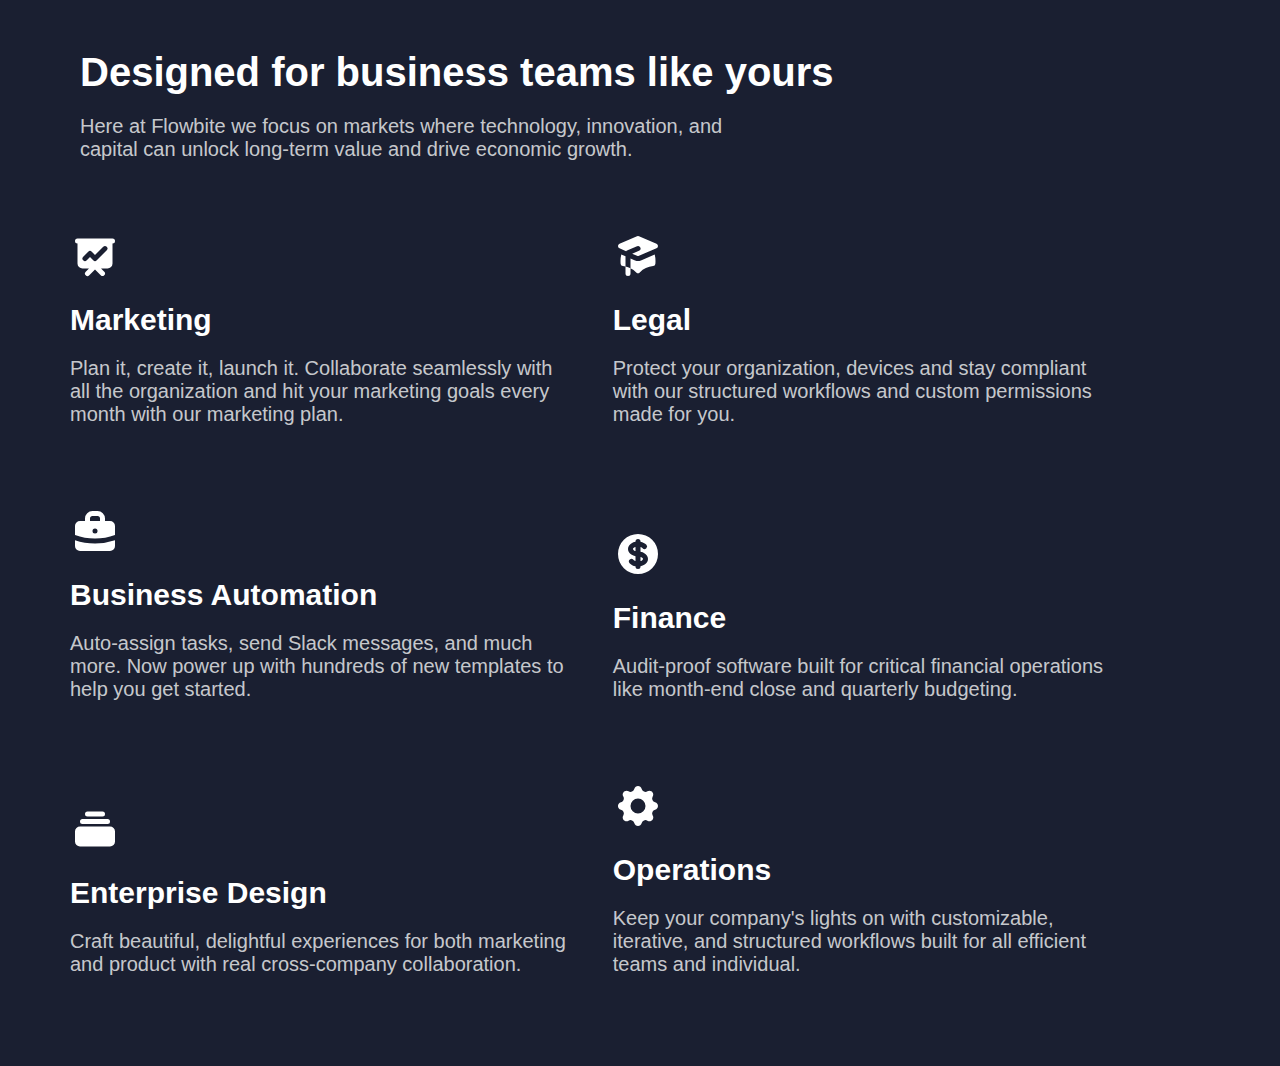
<file: index1.html>
<!DOCTYPE html>
    <html lang="en">
        <head>
            <meta charset="UTF-8">
            <meta http-equiv="X-UA-Compatible" content="IE=edge">
            <meta name="viewport" content="width=device-width, initial-scale=1.0">
            <meta name="description" content="Designed for business teams like yours">
        <link rel="stylesheet" href="style1.css">
    <title>Designed for business teams like yours</title>
</head>
    <body>
        <header>
            <h1>Designed for business teams like yours</h1>
            <p>Here at Flowbite we focus on markets where technology, innovation, and capital can unlock long-term value and drive economic growth.</p>
        </header>
        <main>
            <div>
                <div>
                    <svg class="img" fill="currentColor" viewBox="0 0 20 20" xmlns="http://www.w3.org/2000/svg"><path fill-rule="evenodd" d="M3 3a1 1 0 000 2v8a2 2 0 002 2h2.586l-1.293 1.293a1 1 0 101.414 1.414L10 15.414l2.293 2.293a1 1 0 001.414-1.414L12.414 15H15a2 2 0 002-2V5a1 1 0 100-2H3zm11.707 4.707a1 1 0 00-1.414-1.414L10 9.586 8.707 8.293a1 1 0 00-1.414 0l-2 2a1 1 0 101.414 1.414L8 10.414l1.293 1.293a1 1 0 001.414 0l4-4z" clip-rule="evenodd"></path></svg>
                    <!-- <img src="./img1/marketing.png" alt="marketing"> -->
                    <h2>Marketing</h2>
                    <p>Plan it, create it, launch it. Collaborate seamlessly with all the organization and hit your marketing goals every month with our marketing plan.</p>
                </div>
            </div>
            <div>
                <div>
                    <svg class="img" fill="currentColor" viewBox="0 0 20 20" xmlns="http://www.w3.org/2000/svg"><path d="M10.394 2.08a1 1 0 00-.788 0l-7 3a1 1 0 000 1.84L5.25 8.051a.999.999 0 01.356-.257l4-1.714a1 1 0 11.788 1.838L7.667 9.088l1.94.831a1 1 0 00.787 0l7-3a1 1 0 000-1.838l-7-3zM3.31 9.397L5 10.12v4.102a8.969 8.969 0 00-1.05-.174 1 1 0 01-.89-.89 11.115 11.115 0 01.25-3.762zM9.3 16.573A9.026 9.026 0 007 14.935v-3.957l1.818.78a3 3 0 002.364 0l5.508-2.361a11.026 11.026 0 01.25 3.762 1 1 0 01-.89.89 8.968 8.968 0 00-5.35 2.524 1 1 0 01-1.4 0zM6 18a1 1 0 001-1v-2.065a8.935 8.935 0 00-2-.712V17a1 1 0 001 1z"></path></svg>
                    <!-- <img src="" alt=""> -->
                    <h2>Legal</h2>
                    <p>Protect your organization, devices and stay compliant with our structured workflows and custom permissions made for you.</p>
                </div>
            </div>
            <div>
                <div>
                    <svg class="img" fill="currentColor" viewBox="0 0 20 20" xmlns="http://www.w3.org/2000/svg"><path fill-rule="evenodd" d="M6 6V5a3 3 0 013-3h2a3 3 0 013 3v1h2a2 2 0 012 2v3.57A22.952 22.952 0 0110 13a22.95 22.95 0 01-8-1.43V8a2 2 0 012-2h2zm2-1a1 1 0 011-1h2a1 1 0 011 1v1H8V5zm1 5a1 1 0 011-1h.01a1 1 0 110 2H10a1 1 0 01-1-1z" clip-rule="evenodd"></path><path d="M2 13.692V16a2 2 0 002 2h12a2 2 0 002-2v-2.308A24.974 24.974 0 0110 15c-2.796 0-5.487-.46-8-1.308z"></path></svg>
                    <!-- <img src="" alt=""> -->
                    <h2>Business Automation</h2>
                    <p>Auto-assign tasks, send Slack messages, and much more. Now power up with hundreds of new templates to help you get started.</p>
                </div>
            </div>
            <div>
                <div>
                    <svg class="img" fill="currentColor" viewBox="0 0 20 20" xmlns="http://www.w3.org/2000/svg"><path d="M8.433 7.418c.155-.103.346-.196.567-.267v1.698a2.305 2.305 0 01-.567-.267C8.07 8.34 8 8.114 8 8c0-.114.07-.34.433-.582zM11 12.849v-1.698c.22.071.412.164.567.267.364.243.433.468.433.582 0 .114-.07.34-.433.582a2.305 2.305 0 01-.567.267z"></path><path fill-rule="evenodd" d="M10 18a8 8 0 100-16 8 8 0 000 16zm1-13a1 1 0 10-2 0v.092a4.535 4.535 0 00-1.676.662C6.602 6.234 6 7.009 6 8c0 .99.602 1.765 1.324 2.246.48.32 1.054.545 1.676.662v1.941c-.391-.127-.68-.317-.843-.504a1 1 0 10-1.51 1.31c.562.649 1.413 1.076 2.353 1.253V15a1 1 0 102 0v-.092a4.535 4.535 0 001.676-.662C13.398 13.766 14 12.991 14 12c0-.99-.602-1.765-1.324-2.246A4.535 4.535 0 0011 9.092V7.151c.391.127.68.317.843.504a1 1 0 101.511-1.31c-.563-.649-1.413-1.076-2.354-1.253V5z" clip-rule="evenodd"></path></svg>
                    <!-- <img src="" alt=""> -->
                    <h2>Finance</h2>
                    <p>Audit-proof software built for critical financial operations like month-end close and quarterly budgeting.</p>
                </div>
            </div>
            <div>
                <div>
                    <svg class="img" fill="currentColor" viewBox="0 0 20 20" xmlns="http://www.w3.org/2000/svg"><path d="M7 3a1 1 0 000 2h6a1 1 0 100-2H7zM4 7a1 1 0 011-1h10a1 1 0 110 2H5a1 1 0 01-1-1zM2 11a2 2 0 012-2h12a2 2 0 012 2v4a2 2 0 01-2 2H4a2 2 0 01-2-2v-4z"></path></svg>
                    <!-- <img src="" alt=""> -->
                    <h2>Enterprise Design</h2>
                    <p>Craft beautiful, delightful experiences for both marketing and product with real cross-company collaboration.</p>
                </div>
            </div>
            <div>
                <div>
                    <svg class="img" fill="currentColor" viewBox="0 0 20 20" xmlns="http://www.w3.org/2000/svg"><path fill-rule="evenodd" d="M11.49 3.17c-.38-1.56-2.6-1.56-2.98 0a1.532 1.532 0 01-2.286.948c-1.372-.836-2.942.734-2.106 2.106.54.886.061 2.042-.947 2.287-1.561.379-1.561 2.6 0 2.978a1.532 1.532 0 01.947 2.287c-.836 1.372.734 2.942 2.106 2.106a1.532 1.532 0 012.287.947c.379 1.561 2.6 1.561 2.978 0a1.533 1.533 0 012.287-.947c1.372.836 2.942-.734 2.106-2.106a1.533 1.533 0 01.947-2.287c1.561-.379 1.561-2.6 0-2.978a1.532 1.532 0 01-.947-2.287c.836-1.372-.734-2.942-2.106-2.106a1.532 1.532 0 01-2.287-.947zM10 13a3 3 0 100-6 3 3 0 000 6z" clip-rule="evenodd"></path></svg>
                    <!-- <img src="" alt=""> -->
                    <h2>Operations</h2>
                    <p>Keep your company's lights on with customizable, iterative, and structured workflows built for all efficient teams and individual.</p>
                </div>
            </div>

        </main>
        
    </body>
</html>
</file>
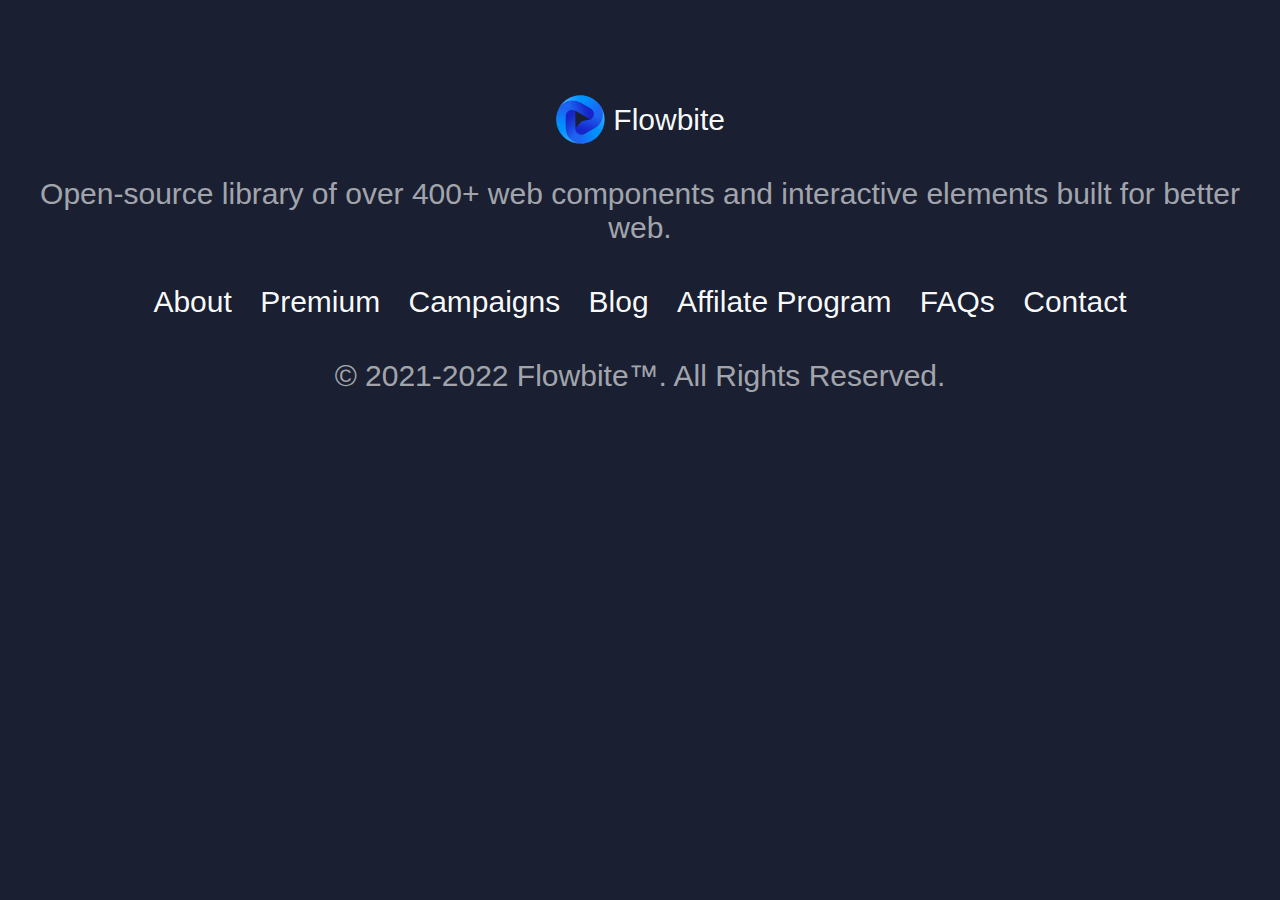
<file: index2.html>
<!DOCTYPE html>
<html lang="en">
<head>
    <meta charset="UTF-8">
    <meta http-equiv="X-UA-Compatible" content="IE=edge">
    <meta name="viewport" content="width=device-width, initial-scale=1.0">
    <meta name="description" content="Flowbite">
    <link rel="stylesheet" href="style2.css">
    <title>Flowbite</title>
    <style>
       
    </style>
</head>
<body>
<footer>
    <div class="logo">
        <a href="#"><svg class="img" viewBox="0 0 33 33" fill="none" xmlns="http://www.w3.org/2000/svg">
            <path d="M25.2696 13.126C25.1955 13.6364 24.8589 14.3299 24.4728 14.9328C23.9856 15.6936 23.2125 16.2264 22.3276 16.4114L18.43 17.2265C17.8035 17.3575 17.2355 17.6853 16.8089 18.1621L14.2533 21.0188C13.773 21.5556 13.4373 21.4276 13.4373 20.7075C13.4315 20.7342 12.1689 23.9903 15.5149 25.9202C16.8005 26.6618 18.6511 26.3953 19.9367 25.6538L26.7486 21.7247C29.2961 20.2553 31.0948 17.7695 31.6926 14.892C31.7163 14.7781 31.7345 14.6639 31.7542 14.5498L25.2696 13.126Z" fill="url(#paint0_linear_11430_22515)"></path><path d="M23.5028 9.20133C24.7884 9.94288 25.3137 11.0469 25.3137 12.53C25.3137 12.7313 25.2979 12.9302 25.2694 13.1261L28.0141 14.3051L31.754 14.5499C32.2329 11.7784 31.2944 8.92561 29.612 6.65804C28.3459 4.9516 26.7167 3.47073 24.7581 2.34097C23.167 1.42325 21.5136 0.818599 19.8525 0.486816L17.9861 2.90382L17.3965 5.67918L23.5028 9.20133Z" fill="url(#paint1_linear_11430_22515)"></path><path d="M1.5336 11.2352C1.5329 11.2373 1.53483 11.238 1.53556 11.2358C1.67958 10.8038 1.86018 10.3219 2.08564 9.80704C3.26334 7.11765 5.53286 5.32397 8.32492 4.40943C11.117 3.49491 14.1655 3.81547 16.7101 5.28323L17.3965 5.67913L19.8525 0.486761C12.041 -1.07341 4.05728 3.51588 1.54353 11.2051C1.54233 11.2087 1.53796 11.2216 1.5336 11.2352Z" fill="url(#paint2_linear_11430_22515)"></path><path d="M19.6699 25.6538C18.3843 26.3953 16.8003 26.3953 15.5147 25.6538C15.3402 25.5531 15.1757 25.4399 15.0201 25.3174L12.7591 26.8719L10.8103 30.0209C12.9733 31.821 15.7821 32.3997 18.589 32.0779C20.7013 31.8357 22.7995 31.1665 24.7582 30.0368C26.3492 29.1191 27.7 27.9909 28.8182 26.7195L27.6563 23.8962L25.7762 22.1316L19.6699 25.6538Z" fill="url(#paint3_linear_11430_22515)"></path><path d="M15.0201 25.3175C14.0296 24.5373 13.4371 23.3406 13.4371 22.0588V21.931V11.2558C13.4371 10.6521 13.615 10.5494 14.1384 10.8513C13.3323 10.3864 11.4703 8.79036 9.17118 10.1165C7.88557 10.858 6.8269 12.4949 6.8269 13.978V21.8362C6.8269 24.775 8.34906 27.8406 10.5445 29.7966C10.6313 29.874 10.7212 29.9469 10.8103 30.0211L15.0201 25.3175Z" fill="url(#paint4_linear_11430_22515)"></path><path d="M28.6604 5.49565C28.6589 5.49395 28.6573 5.49532 28.6589 5.49703C28.9613 5.83763 29.2888 6.23485 29.6223 6.68734C31.3648 9.05099 32.0158 12.0447 31.4126 14.9176C30.8093 17.7906 29.0071 20.2679 26.4625 21.7357L25.7761 22.1316L28.8181 26.7195C34.0764 20.741 34.09 11.5388 28.6815 5.51929C28.6789 5.51641 28.67 5.50622 28.6604 5.49565Z" fill="url(#paint5_linear_11430_22515)"></path><path d="M7.09355 13.978C7.09354 12.4949 7.88551 11.1244 9.17113 10.3829C9.34564 10.2822 9.52601 10.1965 9.71002 10.1231L9.49304 7.38962L7.96861 4.26221C5.32671 5.23364 3.1897 7.24125 2.06528 9.83067C1.2191 11.7793 0.75001 13.9294 0.75 16.1888C0.75 18.0243 1.05255 19.7571 1.59553 21.3603L4.62391 21.7666L7.09355 21.0223V13.978Z" fill="url(#paint6_linear_11430_22515)"></path><path d="M9.71016 10.1231C10.8817 9.65623 12.2153 9.74199 13.3264 10.3829L13.4372 10.4468L22.3326 15.5777C22.9566 15.9376 22.8999 16.2918 22.1946 16.4392L22.7078 16.332C23.383 16.1908 23.9999 15.8457 24.4717 15.3428C25.2828 14.4782 25.5806 13.4351 25.5806 12.5299C25.5806 11.0468 24.7886 9.67634 23.503 8.93479L16.6911 5.00568C14.1436 3.53627 11.0895 3.22294 8.29622 4.14442C8.18572 4.18087 8.07756 4.2222 7.96875 4.26221L9.71016 10.1231Z" fill="url(#paint7_linear_11430_22515)"></path><path d="M20.0721 31.8357C20.0744 31.8352 20.0739 31.8332 20.0717 31.8337C19.6252 31.925 19.1172 32.0097 18.5581 32.0721C15.638 32.3978 12.7174 31.4643 10.5286 29.5059C8.33986 27.5474 7.09347 24.7495 7.09348 21.814L7.09347 21.0222L1.59546 21.3602C4.1488 28.8989 12.1189 33.5118 20.0411 31.8421C20.0449 31.8413 20.0582 31.8387 20.0721 31.8357Z" fill="url(#paint8_linear_11430_22515)"></path>
            <defs>
            <linearGradient id="paint0_linear_11430_22515" x1="20.8102" y1="23.9532" x2="23.9577" y2="12.9901" gradientUnits="userSpaceOnUse"><stop stop-color="#1724C9"></stop><stop offset="1" stop-color="#1C64F2"></stop></linearGradient>
            <linearGradient id="paint1_linear_11430_22515" x1="28.0593" y1="10.5837" x2="19.7797" y2="2.33321" gradientUnits="userSpaceOnUse"><stop stop-color="#1C64F2"></stop><stop offset="1" stop-color="#0092FF"></stop></linearGradient>
            <linearGradient id="paint2_linear_11430_22515" x1="16.9145" y1="5.2045" x2="4.42432" y2="5.99375" gradientUnits="userSpaceOnUse"><stop stop-color="#0092FF"></stop><stop offset="1" stop-color="#45B2FF"></stop></linearGradient>
            <linearGradient id="paint3_linear_11430_22515" x1="16.0698" y1="28.846" x2="27.2866" y2="25.8192" gradientUnits="userSpaceOnUse"><stop stop-color="#1C64F2"></stop><stop offset="1" stop-color="#0092FF"></stop></linearGradient>
            <linearGradient id="paint4_linear_11430_22515" x1="8.01881" y1="15.8661" x2="15.9825" y2="24.1181" gradientUnits="userSpaceOnUse"><stop stop-color="#1724C9"></stop><stop offset="1" stop-color="#1C64F2"></stop></linearGradient>
            <linearGradient id="paint5_linear_11430_22515" x1="26.2004" y1="21.8189" x2="31.7569" y2="10.6178" gradientUnits="userSpaceOnUse"><stop stop-color="#0092FF"></stop><stop offset="1" stop-color="#45B2FF"></stop></linearGradient>
            <linearGradient id="paint6_linear_11430_22515" x1="6.11387" y1="9.31427" x2="3.14054" y2="20.4898" gradientUnits="userSpaceOnUse"><stop stop-color="#1C64F2"></stop><stop offset="1" stop-color="#0092FF"></stop></linearGradient>
            <linearGradient id="paint7_linear_11430_22515" x1="21.2932" y1="8.78271" x2="10.4278" y2="11.488" gradientUnits="userSpaceOnUse"><stop stop-color="#1724C9"></stop><stop offset="1" stop-color="#1C64F2"></stop></linearGradient>
            <linearGradient id="paint8_linear_11430_22515" x1="7.15667" y1="21.5399" x2="14.0824" y2="31.9579" gradientUnits="userSpaceOnUse"><stop stop-color="#0092FF"></stop><stop offset="1" stop-color="#45B2FF"></stop></linearGradient>
            </defs>
        </svg></a>
        <!-- <a href=""><img src="#" alt=""></a> -->
        <a class="flowbite" href="#">Flowbite</a>
    </div>
    <p>
        Open-source library of over 400+ web components and interactive elements built for better web.
    </p>
    <ul>
        <li><a href="#">About</a></li>
        <li><a href="#">Premium</a></li>
        <li><a href="#">Campaigns</a></li>
        <li><a href="#">Blog</a></li>
        <li><a href="#">Affilate Program</a></li>
        <li><a href="#">FAQs</a></li>
        <li><a href="#">Contact</a></li>
    </ul>
    <p>© 2021-2022 Flowbite™. All Rights Reserved.</p>
</footer>
    
</body>
</html>
</file>
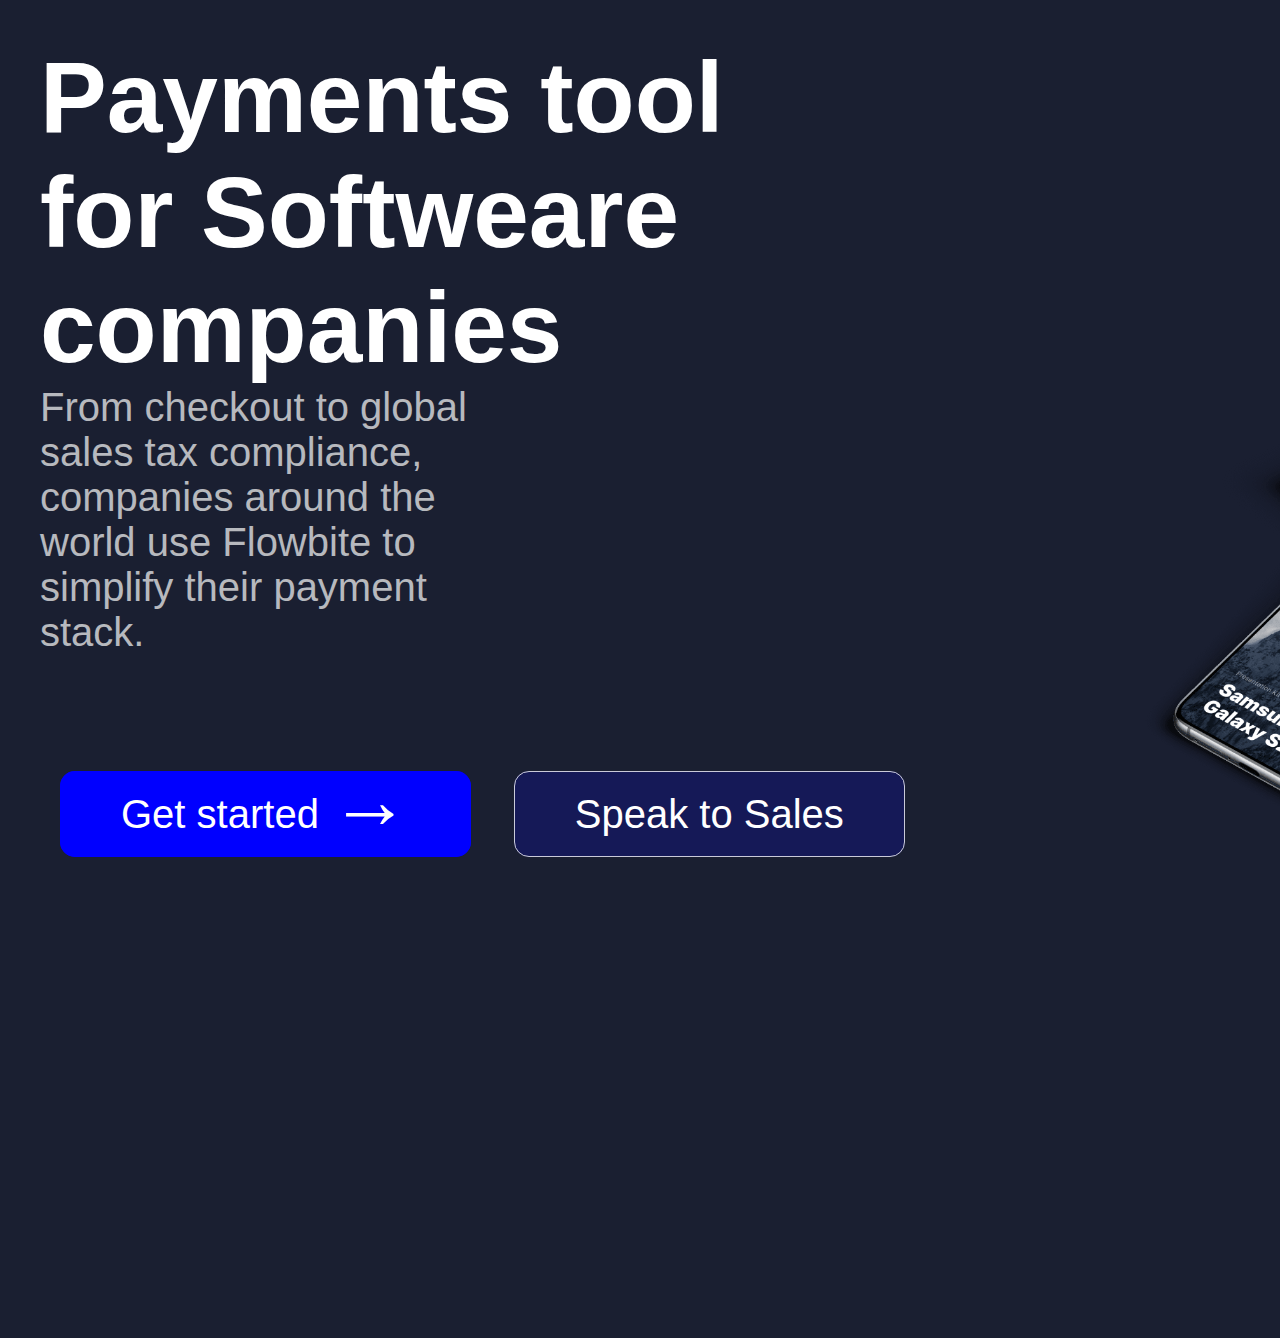
<file: index3.html>
<!DOCTYPE html>
<html lang="en">
<head>
    <meta charset="UTF-8">
    <meta http-equiv="X-UA-Compatible" content="IE=edge">
    <meta name="viewport" content="width=device-width, initial-scale=1.0">
    <meta name="description" content="Flowbite">
    <link rel="stylesheet" href="style3.css">
    <title>Flowbite</title>
   
</head>
<body>
   
<h2 class="h2">Payments tool for Softweare companies</h2>
<p class="p1">From checkout to global sales tax compliance, companies around the world use Flowbite to simplify their payment stack.</p>

<div class="bottons">
    <a href="#" class="a">
        Get started <span>&rarr;</span></a> 
        <a href="#" class="a1">
            Speak to Sales </a>
</div>

<img class="samsungimg" src="./img3/phone-mockup.png" alt="samsung mobile"> 
</body>
</html>
</file>
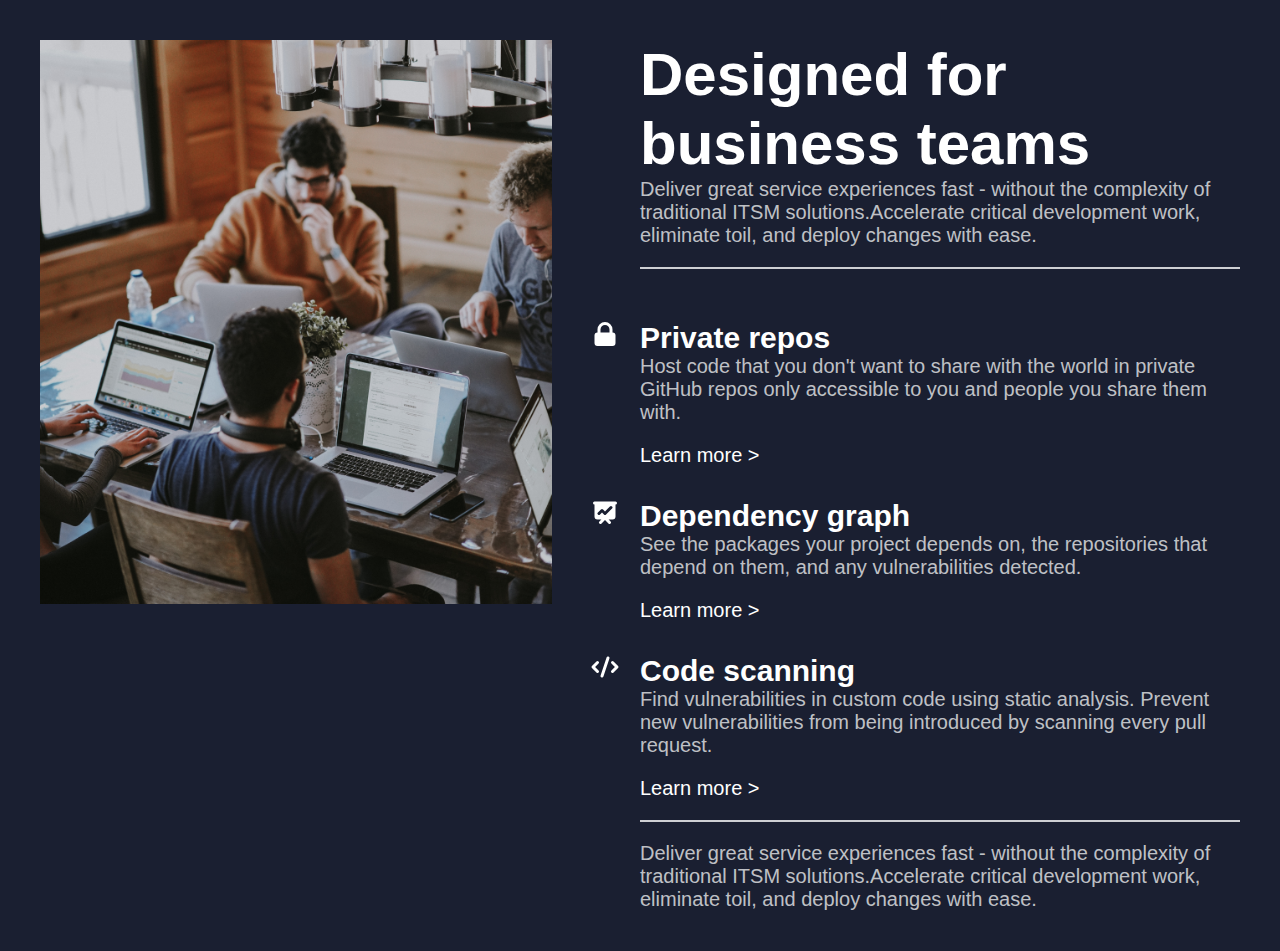
<file: index4.html>
<!DOCTYPE html>
<html lang="en">
<head>
    <meta charset="UTF-8">
    <meta http-equiv="X-UA-Compatible" content="IE=edge">
    <meta name="viewport" content="width=device-width, initial-scale=1.0">
    <meta name="description" content="Flowbite">
    <link rel="stylesheet" href="style4.css">
    <title>Flowbite</title>
   
</head>
<body>
    <div class="leftimg"><img src="./img4/feature-office-long.png" alt="feature-office-long"></div>
    <div class="textbox">
    <header class="header">
        <h1>Designed for business teams</h1>
        <p>Deliver great service experiences fast - without the complexity of traditional ITSM solutions.Accelerate critical development work, eliminate toil, and deploy changes with ease.</p>
    </header>
    <div class="line"></div>
    <main>
        <div>
            <svg class="icon" fill="currentColor" viewBox="0 0 20 20" xmlns="http://www.w3.org/2000/svg"><path fill-rule="evenodd" d="M5 9V7a5 5 0 0110 0v2a2 2 0 012 2v5a2 2 0 01-2 2H5a2 2 0 01-2-2v-5a2 2 0 012-2zm8-2v2H7V7a3 3 0 016 0z" clip-rule="evenodd"></path></svg>
            <!-- <img src="" alt=""> -->
            <h3>Private repos</h3>
            <p>Host code that you don't want to share with the world in private GitHub repos only accessible to you and people you share them with.</p>
            <a href="">Learn more ></a>
        </div>
        <div>
            <svg class="icon" fill="currentColor" viewBox="0 0 20 20" xmlns="http://www.w3.org/2000/svg"><path fill-rule="evenodd" d="M3 3a1 1 0 000 2v8a2 2 0 002 2h2.586l-1.293 1.293a1 1 0 101.414 1.414L10 15.414l2.293 2.293a1 1 0 001.414-1.414L12.414 15H15a2 2 0 002-2V5a1 1 0 100-2H3zm11.707 4.707a1 1 0 00-1.414-1.414L10 9.586 8.707 8.293a1 1 0 00-1.414 0l-2 2a1 1 0 101.414 1.414L8 10.414l1.293 1.293a1 1 0 001.414 0l4-4z" clip-rule="evenodd"></path></svg>
            <!-- <img src="" alt=""> -->
            <h3>Dependency graph
            </h3>
            <p>See the packages your project depends on, the repositories that depend on them, and any vulnerabilities detected.</p>
            <a href="">Learn more ></a>
        </div>
        <div>
            <svg class="icon" fill="currentColor" viewBox="0 0 20 20" xmlns="http://www.w3.org/2000/svg"><path fill-rule="evenodd" d="M12.316 3.051a1 1 0 01.633 1.265l-4 12a1 1 0 11-1.898-.632l4-12a1 1 0 011.265-.633zM5.707 6.293a1 1 0 010 1.414L3.414 10l2.293 2.293a1 1 0 11-1.414 1.414l-3-3a1 1 0 010-1.414l3-3a1 1 0 011.414 0zm8.586 0a1 1 0 011.414 0l3 3a1 1 0 010 1.414l-3 3a1 1 0 11-1.414-1.414L16.586 10l-2.293-2.293a1 1 0 010-1.414z" clip-rule="evenodd"></path></svg>
            <!-- <img src="" alt=""> -->
            <h3>Code scanning</h3>
            <p>Find vulnerabilities in custom code using static analysis. Prevent new vulnerabilities from being introduced by scanning every pull request.

            </p>
            <a href="">Learn more ></a>
        </div>

    </main>
    <div class="line"></div>
    <footer>
        <p>Deliver great service experiences fast - without the complexity of traditional ITSM solutions.Accelerate critical development work, eliminate toil, and deploy changes with ease.</p>
    </footer>
</div>

  

</body>
</html>
</file>
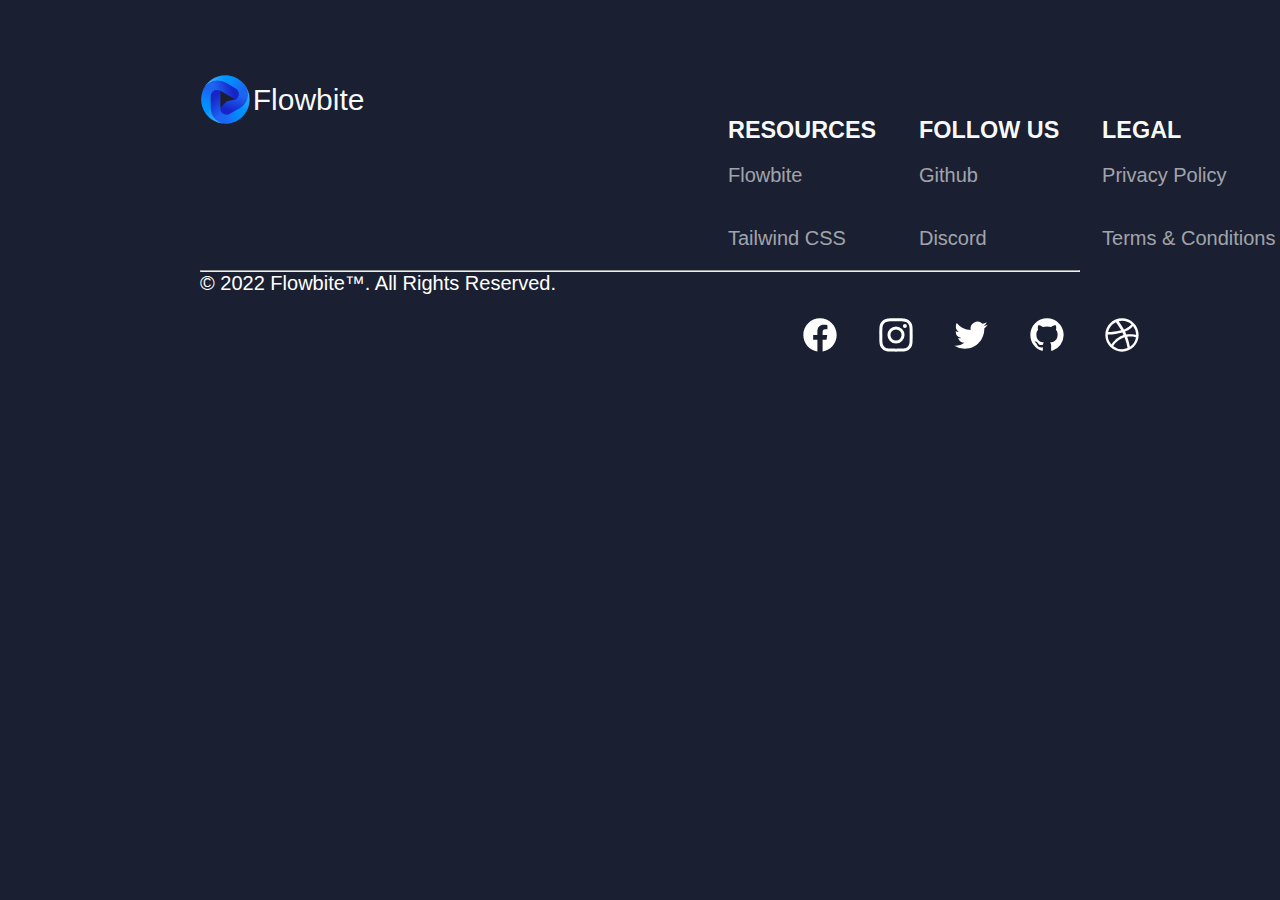
<file: index5.html>
<!DOCTYPE html>
<html lang="en">
<head>
    <meta charset="UTF-8">
    <meta http-equiv="X-UA-Compatible" content="IE=edge">
    <meta name="viewport" content="width=device-width, initial-scale=1.0">
    <meta name="description" content="Flowbite footer">
    <link rel="stylesheet" href="style5.css">
    <title>Flowbite footer</title>
   
</head>
<body>
   

    <div class="logo">
        <a href="#"><svg class="img" viewBox="0 0 33 33" fill="none" xmlns="http://www.w3.org/2000/svg">
            <path d="M25.2696 13.126C25.1955 13.6364 24.8589 14.3299 24.4728 14.9328C23.9856 15.6936 23.2125 16.2264 22.3276 16.4114L18.43 17.2265C17.8035 17.3575 17.2355 17.6853 16.8089 18.1621L14.2533 21.0188C13.773 21.5556 13.4373 21.4276 13.4373 20.7075C13.4315 20.7342 12.1689 23.9903 15.5149 25.9202C16.8005 26.6618 18.6511 26.3953 19.9367 25.6538L26.7486 21.7247C29.2961 20.2553 31.0948 17.7695 31.6926 14.892C31.7163 14.7781 31.7345 14.6639 31.7542 14.5498L25.2696 13.126Z" fill="url(#paint0_linear_11430_22515)"></path><path d="M23.5028 9.20133C24.7884 9.94288 25.3137 11.0469 25.3137 12.53C25.3137 12.7313 25.2979 12.9302 25.2694 13.1261L28.0141 14.3051L31.754 14.5499C32.2329 11.7784 31.2944 8.92561 29.612 6.65804C28.3459 4.9516 26.7167 3.47073 24.7581 2.34097C23.167 1.42325 21.5136 0.818599 19.8525 0.486816L17.9861 2.90382L17.3965 5.67918L23.5028 9.20133Z" fill="url(#paint1_linear_11430_22515)"></path><path d="M1.5336 11.2352C1.5329 11.2373 1.53483 11.238 1.53556 11.2358C1.67958 10.8038 1.86018 10.3219 2.08564 9.80704C3.26334 7.11765 5.53286 5.32397 8.32492 4.40943C11.117 3.49491 14.1655 3.81547 16.7101 5.28323L17.3965 5.67913L19.8525 0.486761C12.041 -1.07341 4.05728 3.51588 1.54353 11.2051C1.54233 11.2087 1.53796 11.2216 1.5336 11.2352Z" fill="url(#paint2_linear_11430_22515)"></path><path d="M19.6699 25.6538C18.3843 26.3953 16.8003 26.3953 15.5147 25.6538C15.3402 25.5531 15.1757 25.4399 15.0201 25.3174L12.7591 26.8719L10.8103 30.0209C12.9733 31.821 15.7821 32.3997 18.589 32.0779C20.7013 31.8357 22.7995 31.1665 24.7582 30.0368C26.3492 29.1191 27.7 27.9909 28.8182 26.7195L27.6563 23.8962L25.7762 22.1316L19.6699 25.6538Z" fill="url(#paint3_linear_11430_22515)"></path><path d="M15.0201 25.3175C14.0296 24.5373 13.4371 23.3406 13.4371 22.0588V21.931V11.2558C13.4371 10.6521 13.615 10.5494 14.1384 10.8513C13.3323 10.3864 11.4703 8.79036 9.17118 10.1165C7.88557 10.858 6.8269 12.4949 6.8269 13.978V21.8362C6.8269 24.775 8.34906 27.8406 10.5445 29.7966C10.6313 29.874 10.7212 29.9469 10.8103 30.0211L15.0201 25.3175Z" fill="url(#paint4_linear_11430_22515)"></path><path d="M28.6604 5.49565C28.6589 5.49395 28.6573 5.49532 28.6589 5.49703C28.9613 5.83763 29.2888 6.23485 29.6223 6.68734C31.3648 9.05099 32.0158 12.0447 31.4126 14.9176C30.8093 17.7906 29.0071 20.2679 26.4625 21.7357L25.7761 22.1316L28.8181 26.7195C34.0764 20.741 34.09 11.5388 28.6815 5.51929C28.6789 5.51641 28.67 5.50622 28.6604 5.49565Z" fill="url(#paint5_linear_11430_22515)"></path><path d="M7.09355 13.978C7.09354 12.4949 7.88551 11.1244 9.17113 10.3829C9.34564 10.2822 9.52601 10.1965 9.71002 10.1231L9.49304 7.38962L7.96861 4.26221C5.32671 5.23364 3.1897 7.24125 2.06528 9.83067C1.2191 11.7793 0.75001 13.9294 0.75 16.1888C0.75 18.0243 1.05255 19.7571 1.59553 21.3603L4.62391 21.7666L7.09355 21.0223V13.978Z" fill="url(#paint6_linear_11430_22515)"></path><path d="M9.71016 10.1231C10.8817 9.65623 12.2153 9.74199 13.3264 10.3829L13.4372 10.4468L22.3326 15.5777C22.9566 15.9376 22.8999 16.2918 22.1946 16.4392L22.7078 16.332C23.383 16.1908 23.9999 15.8457 24.4717 15.3428C25.2828 14.4782 25.5806 13.4351 25.5806 12.5299C25.5806 11.0468 24.7886 9.67634 23.503 8.93479L16.6911 5.00568C14.1436 3.53627 11.0895 3.22294 8.29622 4.14442C8.18572 4.18087 8.07756 4.2222 7.96875 4.26221L9.71016 10.1231Z" fill="url(#paint7_linear_11430_22515)"></path><path d="M20.0721 31.8357C20.0744 31.8352 20.0739 31.8332 20.0717 31.8337C19.6252 31.925 19.1172 32.0097 18.5581 32.0721C15.638 32.3978 12.7174 31.4643 10.5286 29.5059C8.33986 27.5474 7.09347 24.7495 7.09348 21.814L7.09347 21.0222L1.59546 21.3602C4.1488 28.8989 12.1189 33.5118 20.0411 31.8421C20.0449 31.8413 20.0582 31.8387 20.0721 31.8357Z" fill="url(#paint8_linear_11430_22515)"></path>
            <defs>
            <linearGradient id="paint0_linear_11430_22515" x1="20.8102" y1="23.9532" x2="23.9577" y2="12.9901" gradientUnits="userSpaceOnUse"><stop stop-color="#1724C9"></stop><stop offset="1" stop-color="#1C64F2"></stop></linearGradient>
            <linearGradient id="paint1_linear_11430_22515" x1="28.0593" y1="10.5837" x2="19.7797" y2="2.33321" gradientUnits="userSpaceOnUse"><stop stop-color="#1C64F2"></stop><stop offset="1" stop-color="#0092FF"></stop></linearGradient>
            <linearGradient id="paint2_linear_11430_22515" x1="16.9145" y1="5.2045" x2="4.42432" y2="5.99375" gradientUnits="userSpaceOnUse"><stop stop-color="#0092FF"></stop><stop offset="1" stop-color="#45B2FF"></stop></linearGradient>
            <linearGradient id="paint3_linear_11430_22515" x1="16.0698" y1="28.846" x2="27.2866" y2="25.8192" gradientUnits="userSpaceOnUse"><stop stop-color="#1C64F2"></stop><stop offset="1" stop-color="#0092FF"></stop></linearGradient>
            <linearGradient id="paint4_linear_11430_22515" x1="8.01881" y1="15.8661" x2="15.9825" y2="24.1181" gradientUnits="userSpaceOnUse"><stop stop-color="#1724C9"></stop><stop offset="1" stop-color="#1C64F2"></stop></linearGradient>
            <linearGradient id="paint5_linear_11430_22515" x1="26.2004" y1="21.8189" x2="31.7569" y2="10.6178" gradientUnits="userSpaceOnUse"><stop stop-color="#0092FF"></stop><stop offset="1" stop-color="#45B2FF"></stop></linearGradient>
            <linearGradient id="paint6_linear_11430_22515" x1="6.11387" y1="9.31427" x2="3.14054" y2="20.4898" gradientUnits="userSpaceOnUse"><stop stop-color="#1C64F2"></stop><stop offset="1" stop-color="#0092FF"></stop></linearGradient>
            <linearGradient id="paint7_linear_11430_22515" x1="21.2932" y1="8.78271" x2="10.4278" y2="11.488" gradientUnits="userSpaceOnUse"><stop stop-color="#1724C9"></stop><stop offset="1" stop-color="#1C64F2"></stop></linearGradient>
            <linearGradient id="paint8_linear_11430_22515" x1="7.15667" y1="21.5399" x2="14.0824" y2="31.9579" gradientUnits="userSpaceOnUse"><stop stop-color="#0092FF"></stop><stop offset="1" stop-color="#45B2FF"></stop></linearGradient>
            </defs>
        </svg></a>
        <!-- <a href=""><img src="#" alt=""></a> -->
        <a class="flowbite" href="#">Flowbite</a>
    </div>
    <div class="list">
            <div class="resource"> 
                <h3> RESOURCES</h3>
                <ul>
                    <li><a href="">Flowbite</a></li>
                    <li><a href="">Tailwind CSS</a></li>
                </ul>
            </div>
            <div class="resource">
                <h3>FOLLOW US </h3>
                <ul>
                    <li><a href="">Github</a></li>
                    <li><a href="">Discord</a></li>
                </ul>
            </div>
            <div class="resource">
                <h3> LEGAL</h3>
                <ul>
                    <li><a href="">Privacy Policy</a></li>
                    <li><a href="">Terms & Conditions</a></li>
                </ul>
            </div>
       
        
        
    </div>
    <hr>
    <footer>
        <p class="footerp">© 2022 Flowbite™. All Rights Reserved.</p>


        <div class="icondiv">

            <svg class="icon" fill="currentColor" viewBox="0 0 24 24" aria-hidden="true"><path fill-rule="evenodd" d="M22 12c0-5.523-4.477-10-10-10S2 6.477 2 12c0 4.991 3.657 9.128 8.438 9.878v-6.987h-2.54V12h2.54V9.797c0-2.506 1.492-3.89 3.777-3.89 1.094 0 2.238.195 2.238.195v2.46h-1.26c-1.243 0-1.63.771-1.63 1.562V12h2.773l-.443 2.89h-2.33v6.988C18.343 21.128 22 16.991 22 12z" clip-rule="evenodd"></path></svg>

            <div class="spaceicon"></div>

            <svg class="icon" fill="currentColor" viewBox="0 0 24 24" aria-hidden="true"><path fill-rule="evenodd" d="M12.315 2c2.43 0 2.784.013 3.808.06 1.064.049 1.791.218 2.427.465a4.902 4.902 0 011.772 1.153 4.902 4.902 0 011.153 1.772c.247.636.416 1.363.465 2.427.048 1.067.06 1.407.06 4.123v.08c0 2.643-.012 2.987-.06 4.043-.049 1.064-.218 1.791-.465 2.427a4.902 4.902 0 01-1.153 1.772 4.902 4.902 0 01-1.772 1.153c-.636.247-1.363.416-2.427.465-1.067.048-1.407.06-4.123.06h-.08c-2.643 0-2.987-.012-4.043-.06-1.064-.049-1.791-.218-2.427-.465a4.902 4.902 0 01-1.772-1.153 4.902 4.902 0 01-1.153-1.772c-.247-.636-.416-1.363-.465-2.427-.047-1.024-.06-1.379-.06-3.808v-.63c0-2.43.013-2.784.06-3.808.049-1.064.218-1.791.465-2.427a4.902 4.902 0 011.153-1.772A4.902 4.902 0 015.45 2.525c.636-.247 1.363-.416 2.427-.465C8.901 2.013 9.256 2 11.685 2h.63zm-.081 1.802h-.468c-2.456 0-2.784.011-3.807.058-.975.045-1.504.207-1.857.344-.467.182-.8.398-1.15.748-.35.35-.566.683-.748 1.15-.137.353-.3.882-.344 1.857-.047 1.023-.058 1.351-.058 3.807v.468c0 2.456.011 2.784.058 3.807.045.975.207 1.504.344 1.857.182.466.399.8.748 1.15.35.35.683.566 1.15.748.353.137.882.3 1.857.344 1.054.048 1.37.058 4.041.058h.08c2.597 0 2.917-.01 3.96-.058.976-.045 1.505-.207 1.858-.344.466-.182.8-.398 1.15-.748.35-.35.566-.683.748-1.15.137-.353.3-.882.344-1.857.048-1.055.058-1.37.058-4.041v-.08c0-2.597-.01-2.917-.058-3.96-.045-.976-.207-1.505-.344-1.858a3.097 3.097 0 00-.748-1.15 3.098 3.098 0 00-1.15-.748c-.353-.137-.882-.3-1.857-.344-1.023-.047-1.351-.058-3.807-.058zM12 6.865a5.135 5.135 0 110 10.27 5.135 5.135 0 010-10.27zm0 1.802a3.333 3.333 0 100 6.666 3.333 3.333 0 000-6.666zm5.338-3.205a1.2 1.2 0 110 2.4 1.2 1.2 0 010-2.4z" clip-rule="evenodd"></path></svg>

            <div class="spaceicon"></div>

            <svg class="icon" fill="currentColor" viewBox="0 0 24 24" aria-hidden="true"><path d="M8.29 20.251c7.547 0 11.675-6.253 11.675-11.675 0-.178 0-.355-.012-.53A8.348 8.348 0 0022 5.92a8.19 8.19 0 01-2.357.646 4.118 4.118 0 001.804-2.27 8.224 8.224 0 01-2.605.996 4.107 4.107 0 00-6.993 3.743 11.65 11.65 0 01-8.457-4.287 4.106 4.106 0 001.27 5.477A4.072 4.072 0 012.8 9.713v.052a4.105 4.105 0 003.292 4.022 4.095 4.095 0 01-1.853.07 4.108 4.108 0 003.834 2.85A8.233 8.233 0 012 18.407a11.616 11.616 0 006.29 1.84"></path></svg>

            <div class="spaceicon"></div>

            <svg class="icon" fill="currentColor" viewBox="0 0 24 24" aria-hidden="true"><path fill-rule="evenodd" d="M12 2C6.477 2 2 6.484 2 12.017c0 4.425 2.865 8.18 6.839 9.504.5.092.682-.217.682-.483 0-.237-.008-.868-.013-1.703-2.782.605-3.369-1.343-3.369-1.343-.454-1.158-1.11-1.466-1.11-1.466-.908-.62.069-.608.069-.608 1.003.07 1.531 1.032 1.531 1.032.892 1.53 2.341 1.088 2.91.832.092-.647.35-1.088.636-1.338-2.22-.253-4.555-1.113-4.555-4.951 0-1.093.39-1.988 1.029-2.688-.103-.253-.446-1.272.098-2.65 0 0 .84-.27 2.75 1.026A9.564 9.564 0 0112 6.844c.85.004 1.705.115 2.504.337 1.909-1.296 2.747-1.027 2.747-1.027.546 1.379.202 2.398.1 2.651.64.7 1.028 1.595 1.028 2.688 0 3.848-2.339 4.695-4.566 4.943.359.309.678.92.678 1.855 0 1.338-.012 2.419-.012 2.747 0 .268.18.58.688.482A10.019 10.019 0 0022 12.017C22 6.484 17.522 2 12 2z" clip-rule="evenodd"></path></svg>

            <div class="spaceicon"></div>

            <svg class="icon" fill="currentColor" viewBox="0 0 24 24" aria-hidden="true"><path fill-rule="evenodd" d="M12 2C6.48 2 2 6.48 2 12s4.48 10 10 10c5.51 0 10-4.48 10-10S17.51 2 12 2zm6.605 4.61a8.502 8.502 0 011.93 5.314c-.281-.054-3.101-.629-5.943-.271-.065-.141-.12-.293-.184-.445a25.416 25.416 0 00-.564-1.236c3.145-1.28 4.577-3.124 4.761-3.362zM12 3.475c2.17 0 4.154.813 5.662 2.148-.152.216-1.443 1.941-4.48 3.08-1.399-2.57-2.95-4.675-3.189-5A8.687 8.687 0 0112 3.475zm-3.633.803a53.896 53.896 0 013.167 4.935c-3.992 1.063-7.517 1.04-7.896 1.04a8.581 8.581 0 014.729-5.975zM3.453 12.01v-.26c.37.01 4.512.065 8.775-1.215.25.477.477.965.694 1.453-.109.033-.228.065-.336.098-4.404 1.42-6.747 5.303-6.942 5.629a8.522 8.522 0 01-2.19-5.705zM12 20.547a8.482 8.482 0 01-5.239-1.8c.152-.315 1.888-3.656 6.703-5.337.022-.01.033-.01.054-.022a35.318 35.318 0 011.823 6.475 8.4 8.4 0 01-3.341.684zm4.761-1.465c-.086-.52-.542-3.015-1.659-6.084 2.679-.423 5.022.271 5.314.369a8.468 8.468 0 01-3.655 5.715z" clip-rule="evenodd"></path></svg>

        </div>
    </footer>

</body>
</html>
</file>
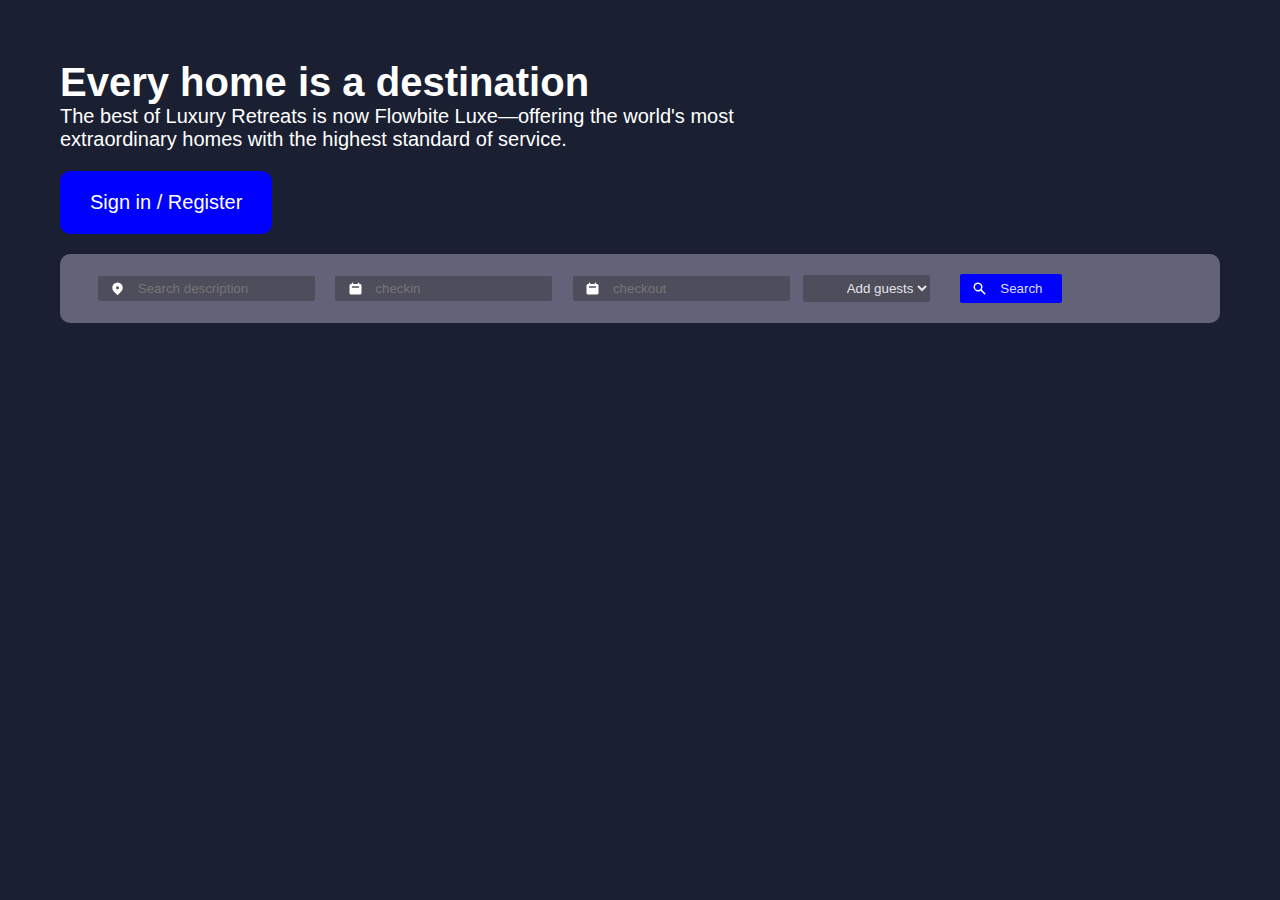
<file: index6.html>
<!DOCTYPE html>
<html lang="en">
<head>
    <meta charset="UTF-8">
    <meta http-equiv="X-UA-Compatible" content="IE=edge">
    <meta name="viewport" content="width=device-width, initial-scale=1.0">
    <meta name="description" content="Flowbite">
    <link rel="stylesheet" href="style6.css">
    <title>Flowbite</title>
   
</head>
<body>
    <header class="header">
        <h1>Every home is a destination</h1>
        <p>The best of Luxury Retreats is now Flowbite Luxe—offering the world's most <br> extraordinary homes with the highest standard of service.</p>
    </header>
    
        <div class="signin">
            <a href="#">Sign in / Register</a>
        </div>

        <!-- searchpart -->

        <div class="searchbox">
            <form action="garenghazarian@gmail.com">
                <!-- firstbutton -->
                <div class="searchbox1">
                    <svg class="searchbox1svg" fill="currentColor" viewBox="0 0 20 20" xmlns="http://www.w3.org/2000/svg"><path fill-rule="evenodd" d="M5.05 4.05a7 7 0 119.9 9.9L10 18.9l-4.95-4.95a7 7 0 010-9.9zM10 11a2 2 0 100-4 2 2 0 000 4z" clip-rule="evenodd"></path></svg>
                    <label for="destination"></label>
                    <input type="text" id="destination" placeholder="Search description" name="destination">
                </div>
                <!-- secondbuttons -->
                <div class="searchbox2">
                    <svg class="searchbox2svg" fill="currentColor" viewBox="0 0 20 20" xmlns="http://www.w3.org/2000/svg"><path fill-rule="evenodd" d="M6 2a1 1 0 00-1 1v1H4a2 2 0 00-2 2v10a2 2 0 002 2h12a2 2 0 002-2V6a2 2 0 00-2-2h-1V3a1 1 0 10-2 0v1H7V3a1 1 0 00-1-1zm0 5a1 1 0 000 2h8a1 1 0 100-2H6z" clip-rule="evenodd"></path></svg>
                    <label for="checkin"></label>
                    <input type="text" id="checkin" placeholder="checkin" name="checkin">
                    <svg class="searchbox2svg" fill="currentColor" viewBox="0 0 20 20" xmlns="http://www.w3.org/2000/svg"><path fill-rule="evenodd" d="M6 2a1 1 0 00-1 1v1H4a2 2 0 00-2 2v10a2 2 0 002 2h12a2 2 0 002-2V6a2 2 0 00-2-2h-1V3a1 1 0 10-2 0v1H7V3a1 1 0 00-1-1zm0 5a1 1 0 000 2h8a1 1 0 100-2H6z" clip-rule="evenodd"></path></svg>
                    <input type="text" id="checkin" placeholder="checkout" name="checkout">
                </div>
                <!-- third button -->
                <div class="searchbox3">

                    <label for="guests" class=""></label>
                <select id="guests" class="boxsize">
                    <option>Add guests</option>
                    <option>1</option>
                    <option>2</option>
                    <option>3</option>
                    <option>4</option>
                    <option>5+</option>
                </select>
                </div>
                <!-- fourth button -->
                <div class="searchbox4"> 
                    <svg class="searchbox4svg" fill="currentColor" viewBox="0 0 20 20" xmlns="http://www.w3.org/2000/svg"><path fill-rule="evenodd" d="M8 4a4 4 0 100 8 4 4 0 000-8zM2 8a6 6 0 1110.89 3.476l4.817 4.817a1 1 0 01-1.414 1.414l-4.816-4.816A6 6 0 012 8z" clip-rule="evenodd"></path></svg>
               
                    <button type="submit" class=" boxsize" >Search</button>
                </div>
                    
               
                
            </form>
        </div>
    


  
   
   

</body>
</html>
</file>
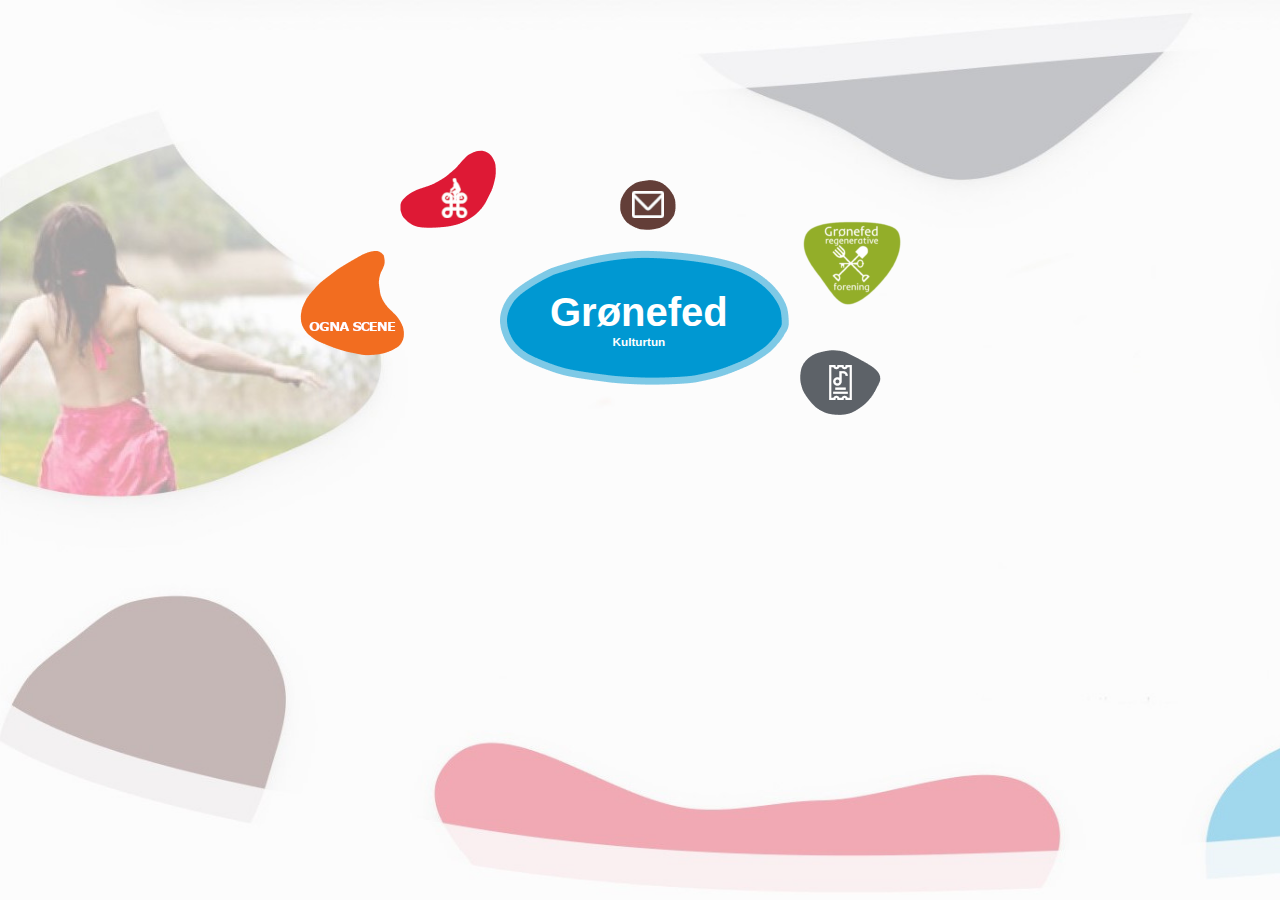
<file: index7.html>
<!DOCTYPE html>
<html lang="en">
<head>
    <meta charset="UTF-8">
    <meta http-equiv="X-UA-Compatible" content="IE=edge">
    <meta name="viewport" content="width=device-width, initial-scale=1.0">
    <meta name="description" content="We invest in world's potential">
    <link rel="stylesheet" href="style7.css">
    <title>We invest in world's potential</title>
</head>
<body>
<main>
    <div class="text">
        <h1 >Grønefed</h1>
        <h3>Kulturtun</h3>
    </div>
    <a class="blue" href="#"><img  src="./img7/blue.png" alt="blue"></a>
    <a class="broun" href="#"><img src="./img7/brown3.png" alt="broun"></a>
    <a class="grey" href="#"><img src="./img7/grey3.png" alt="grey"></a>
    <a class="orange" href="#"><img src="./img7/orange5.png" alt="orange"></a>
    <a class="red" href="#"><img src="./img7/red2.png" alt="red"></a>
    <a class="green" href="#"><img src="./img7/1633293125498-1-e1633598171802.png" alt="green"></a>
</main>
    
</body>
</html>
</file>
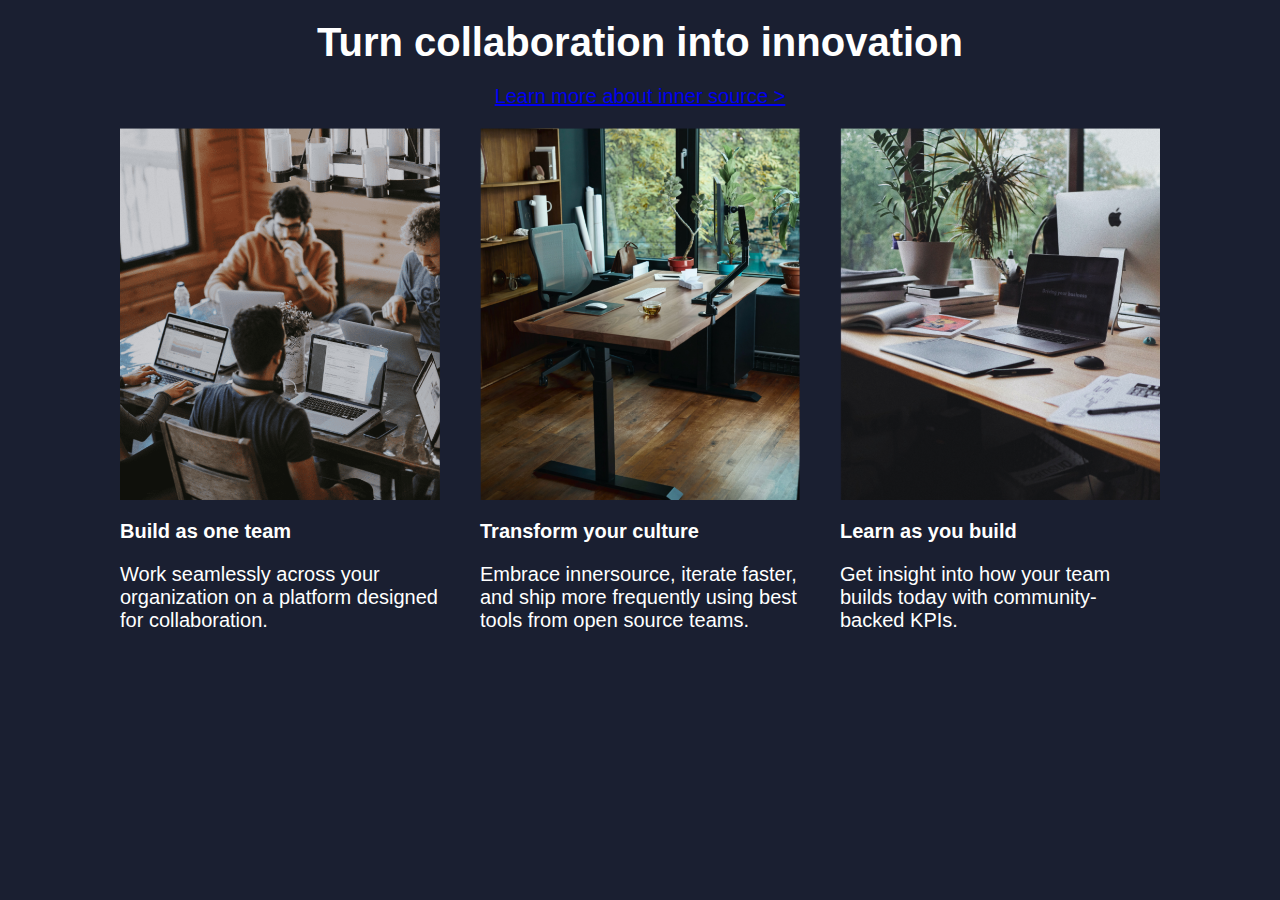
<file: index8.html>
<!DOCTYPE html>
<html lang="en">
<head>
    <meta charset="UTF-8">
    <meta http-equiv="X-UA-Compatible" content="IE=edge">
    <meta name="viewport" content="width=device-width, initial-scale=1.0">
    <meta name="description" content="Turn collaboration into innovation">
    <link rel="stylesheet" href="style8.css">
    <title>Turn collaboration into innovation</title>
</head>
<body>
<header>
    <h1>Turn collaboration into innovation</h1>
    <a href="#">Learn more about inner source ></a>
</header>
<main>
    <div>
        <img src="./img8/office-content-1.png" alt="ofiice office-content-1">
        <h3>Build as one team</h3>
        <p>Work seamlessly across your organization on a platform designed for collaboration.</p>
    </div>
    <div>
        <img src="./img8/office-content-2.png" alt="office-content-2">
        <h3>Transform your culture</h3>
        <p>Embrace innersource, iterate faster, and ship more frequently using best tools from open source teams.</p>
    </div>
    <div>
        <img src="./img8/office-content-3.png" alt="office-content-3">
        <h3>Learn as you build</h3>
        <p>Get insight into how your team builds today with community-backed KPIs.</p>
    </div>
</main>
    
</body>
</html>
</file>
<file: style1.css>
html{
    font-family: sans-serif;
    font-size: 10px
}
*{
    margin: 0;
    padding: 0;
    box-sizing: border-box;
}
body{
    margin: 5rem;
    background-color:rgb(26, 31, 49);
    color: white;
}
p{
    color: rgba(255, 255, 255, 0.767);
    font-size: 2rem;
    width: 50rem;
    
}
h1{
    font-size: 4rem;
    margin-bottom: 2rem;
}
h2{
    font-size: 3rem;
    padding: 2rem 0;
}
header{
    margin: 3rem;
}
header > p{
    width: 70rem;
}
main div{
    display: inline-block;
    padding: 2rem 1rem;
}
.img{
    width: 50px;
}
</file>
<file: style2.css>
html{
    font-family: sans-serif;
    font-size: 10px
}
*{
    margin: 0;
    padding: 0;
    box-sizing: border-box;
}
body{
    background-color: rgb(26, 31, 49);
    color: white;
}

footer{
    margin: 6rem 2rem;
    text-align: center;
    font-size: 3rem;
}
.img{
    width: 50px;
    position: relative;
    top: 1.5rem;
}
.logo{
    padding: 2rem;
}
p{
    color: rgba(255, 255, 255, 0.61);
    padding: 2rem;
}
.flowbite{
    text-decoration: none;
    color: rgba(255, 255, 255, 99%);
}

ul li{
    display: inline-block;
    padding: 2rem 1rem;
    
}
ul a{
    color: rgba(255, 255, 255, 99%);
    text-decoration: none;
}
</file>
<file: style3.css>
html{
    font-family: sans-serif;
    font-size: 10px
}
*{
    margin: 0;
    padding: 0;
    box-sizing: border-box;
}
body{
    background-color: rgb(26, 31, 49);
    color: white;
    margin: 4rem;
}
.h2{
    font-size: 10rem;
    padding-right: 50rem;
}
.p1{
    font-size: 4rem;
    color: rgba(255, 255, 255, 0.692);
    padding-right: 70rem;
}
.a{
    text-decoration: none;
    font-size: 4rem;
    color: white;
    padding: 2rem 6rem;
    background-color: blue;
    border: 1px solid blue;
    border-radius: 15px;
    margin: 0 2rem;
    
}

.a span{
font-size: 8rem;
}
.bottons{
    margin-top: 10rem;
}
.a1{
    text-decoration: none;
    font-size: 4rem;
    color: white;
    padding: 2rem 6rem;
    background-color: rgba(0, 0, 255, 0.185);
    border: 1px solid rgba(255, 255, 255, 0.774);
    border-radius: 15px;
    margin: 30rem 2rem;
}
.samsungimg{
    width: 600px;
    position: relative;
    right: -110rem;
    top: -45rem;
}
</file>
<file: style4.css>
html{
    font-family: sans-serif;
    font-size: 10px
}
*{
    margin: 0;
    padding: 0;
    box-sizing: border-box;
}
body{
    background-color: rgb(26, 31, 49);
    color: white;
     margin: 4rem; 
}
.leftimg{
    width: 40%;
   
    display: inline-block;
    position: absolute;

}
.leftimg img{
    width: 100%;
}

.textbox{
    width: 50%;
    margin-left: 50%;
    /* white-space: nowrap; */
   
}
.line{
    width: auto;
    height: 2px;
    background-color: rgba(255, 255, 255, 0.788);
    margin: 2rem 0;
    
}
.header{
    font-size: 3rem;
}
h3{
    font-size: 3rem;
}
p{
    color: rgba(255, 255, 255, 0.733);
    font-size: 2rem;
    margin-bottom: 2rem;
}
.icon{
    width: 30px;
    position: relative;
    right: 5rem;
    bottom: -3rem;
}
a{
    text-decoration: none;
    color: white;
    font-size: 2rem;
    

}
</file>
<file: style5.css>
html{
    font-family: sans-serif;
    font-size: 10px
}
*{
    margin: 0;
    padding: 0;
    box-sizing: border-box;
}
body{
    background-color: rgb(26, 31, 49);
    color: white;
     margin: 6rem 20rem; 
}

.logo{
    max-width: 50%;
}

.img{
    width: 50px;
    position: relative;
    top: 1.5rem;
    
}
.flowbite{
    text-decoration: none;
    color: rgba(255, 255, 255, 99%);
    font-size: 3rem;
   
}
.list{
   margin-left: 60%; 
   white-space: nowrap;
}

.footerp{
    display: inline-block;
   
   top: -1rem;
    font-size: 2rem;
    white-space: nowrap;
}

.resource{
    
    color: rgba(255, 255, 255, 99%);
    font-size: 2rem;
    display: inline-block;
    margin: 0;
}
.resource h3{
    padding-right: 4rem;
}
.resource li{
    padding: 2rem 0;
    list-style: none;
    
}
.resource li a{
    text-decoration: none;
    color: rgba(255, 255, 255, 60%);
    
}

.icondiv{
    display: inline-block;
    padding-top: 2rem; 
    margin-left: 600px;
    white-space: nowrap;
    
}
.icon{
    height: 40px;
}
.spaceicon{
    width: 30px;
    height: 20px;
    display: inline-block;
}
</file>
<file: style6.css>
html{
    font-family: sans-serif;
    font-size: 10px
}
*{
    margin: 0;
    padding: 0;
    box-sizing: border-box;
    
}
body{
    background-color: rgb(26, 31, 49);
    color: white;
     margin: 6rem 2rem; 
}
header{
    margin-top:4rem;
    margin-left: 4rem;
    bottom: 2rem;
    width: 50%;
    font-size: 2rem;
    white-space: nowrap;
}


/* middelbotton */


.signin{
    margin-top: 2rem;
    margin-left: 4rem;
    white-space: nowrap;
    background-color: blue;
    border-radius: 10px;
    display: inline-block;
    padding: 2rem 3rem;
}
.signin a{
    font-size: 2rem;
    text-decoration: none;
    color: white;
}


/* search part */

.searchbox{
    background-color: rgb(98, 98, 121);
    border-radius: 10px;
    margin: 2rem 4rem;
    padding: 2rem 2rem;
    /* overflow-x: auto; */
}
 svg{
    width: 15px;
}
.searchbox1{
    display: inline-block;
    
}
.searchbox1 input{
    border: none;
    border-radius: 2px;
    background-color: rgb(77, 77, 92);
    padding:0.5rem 0;
    padding-left: 4rem;
    color: rgba(255, 255, 255, 0.87);
    display: inline-block;
}
.searchbox1svg{
    position: relative;
    left: 3rem;
    top: 0.3rem;
}
.searchbox2{
    display: inline-block;
}
.searchbox2 input{
    border: none;
    border-radius: 2px;
    background-color: rgb(77, 77, 92);
    padding:0.5rem 0;
    padding-left: 4rem;
    color: rgba(255, 255, 255, 0.87);
    
}
.searchbox2svg{
    position: relative;
    left: 3rem;
    top: 0.3rem;
}

.searchbox3{
    display: inline-block;
    margin-left: 1rem;
}
.searchbox3 select{
    border: none;
    border-radius: 2px;
    background-color: rgb(77, 77, 92);
    padding:0.5rem 0;
    padding-left: 4rem;
    color: rgba(255, 255, 255, 0.87);  
}
option{
    color: rgba(255, 255, 255, 0.87);
}

.searchbox4{
    display: inline-block;
    margin-left: 1rem;
}
.searchbox4 button{
    border: none;
    border-radius: 2px;
    background-color:blue;
    padding:0.7rem 0;
    padding-left: 4rem ;
    padding-right: 2rem ;

    color: rgba(255, 255, 255, 0.87);  
}

.searchbox4svg{
    position: relative;
    left: 3rem;
    top: 0.3rem;}
</file>
<file: style7.css>
html{
    font-family: sans-serif;
    font-size: 10px
}
*{
    margin: 0;
    padding: 0;
    box-sizing: border-box;
}
body{
    width: 100vw;
    height: 100vh;
    background-image: url(./img7/homepage_cleaned.jpg);
    background-size: cover;
}

h1{
    font-size: 4rem;
}

.blue{
    position: absolute;
    top: 25rem;
    left: 50rem;
}
.red{
    position: absolute;
    top: 15rem;
    left: 40rem;
}

.broun{
    position: absolute;
    top: 18rem;
    left: 62rem;
}
.orange{
    position: absolute;
    top: 25rem;
    left: 30rem;
}
.green{
    position: absolute;
    top: 22rem;
    left: 80rem;
}
.grey{
    position: absolute;
    top: 35rem;
    left: 80rem;
}
.text{
    position: absolute;
    top: 29rem;
    left: 55rem;
    text-align: center;
    color: rgb(255, 255, 255);
    z-index: 1;
    
}
</file>
<file: style8.css>
html{
    font-family: sans-serif;
    font-size: 10px;
    height: 100%;
}
*{
    margin: 0;
    padding: 0;
    box-sizing: border-box;
}
body{
    background-color: rgb(26, 31, 49);
    color: white;
    width: 100%;
    
    
}
header{
    display: flex;
    flex-direction: column;
    align-items: center;
    gap: 2rem;
    margin: 2rem 0rem;
    font-size: 2rem;
}
main{
    display: flex;
    justify-content: center;
    gap: 4rem;
   
    
}
main div{
    display: flex;
    flex-direction: column;
    width: 25%;
    gap: 2rem;
  
   
}
/* main div img{
    width: 70%;
}  */
main div h3{
    font-size: 2rem;
}
main div p{
    font-size: 2rem;
}
</file>
